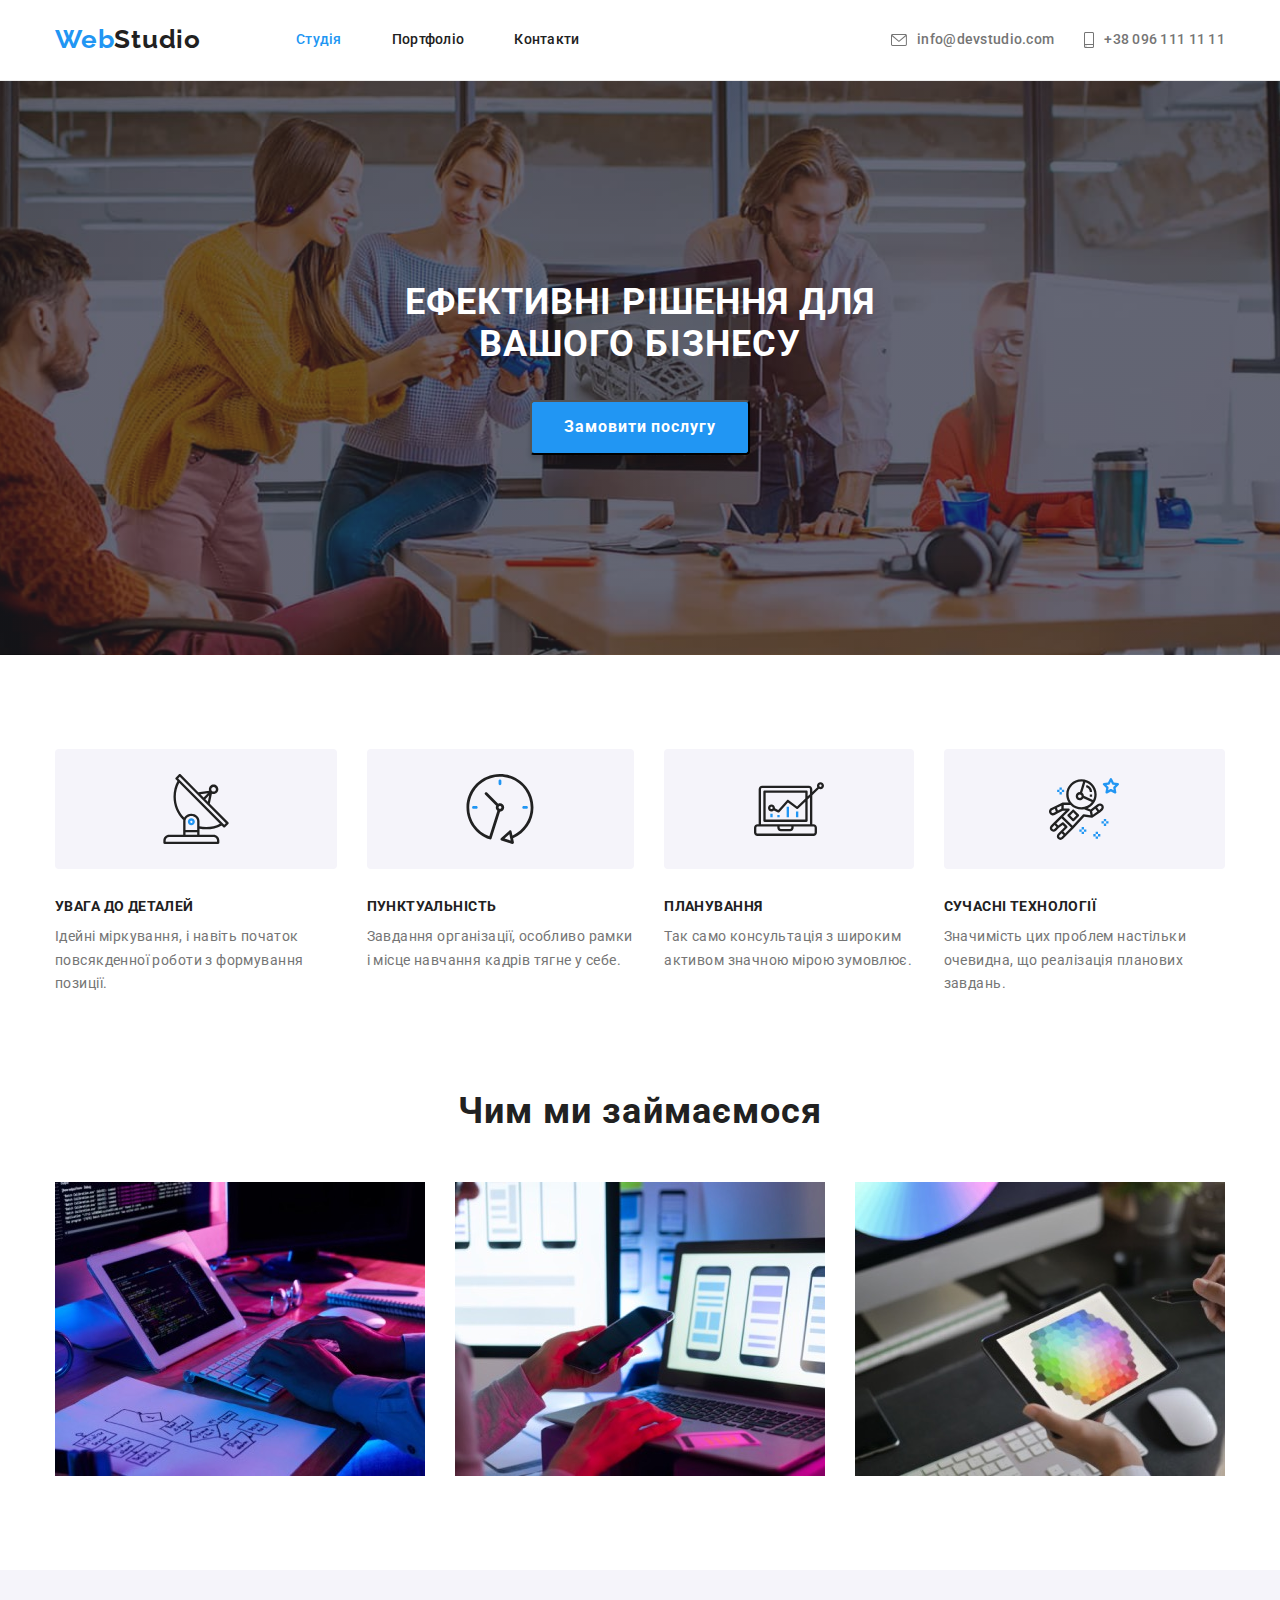
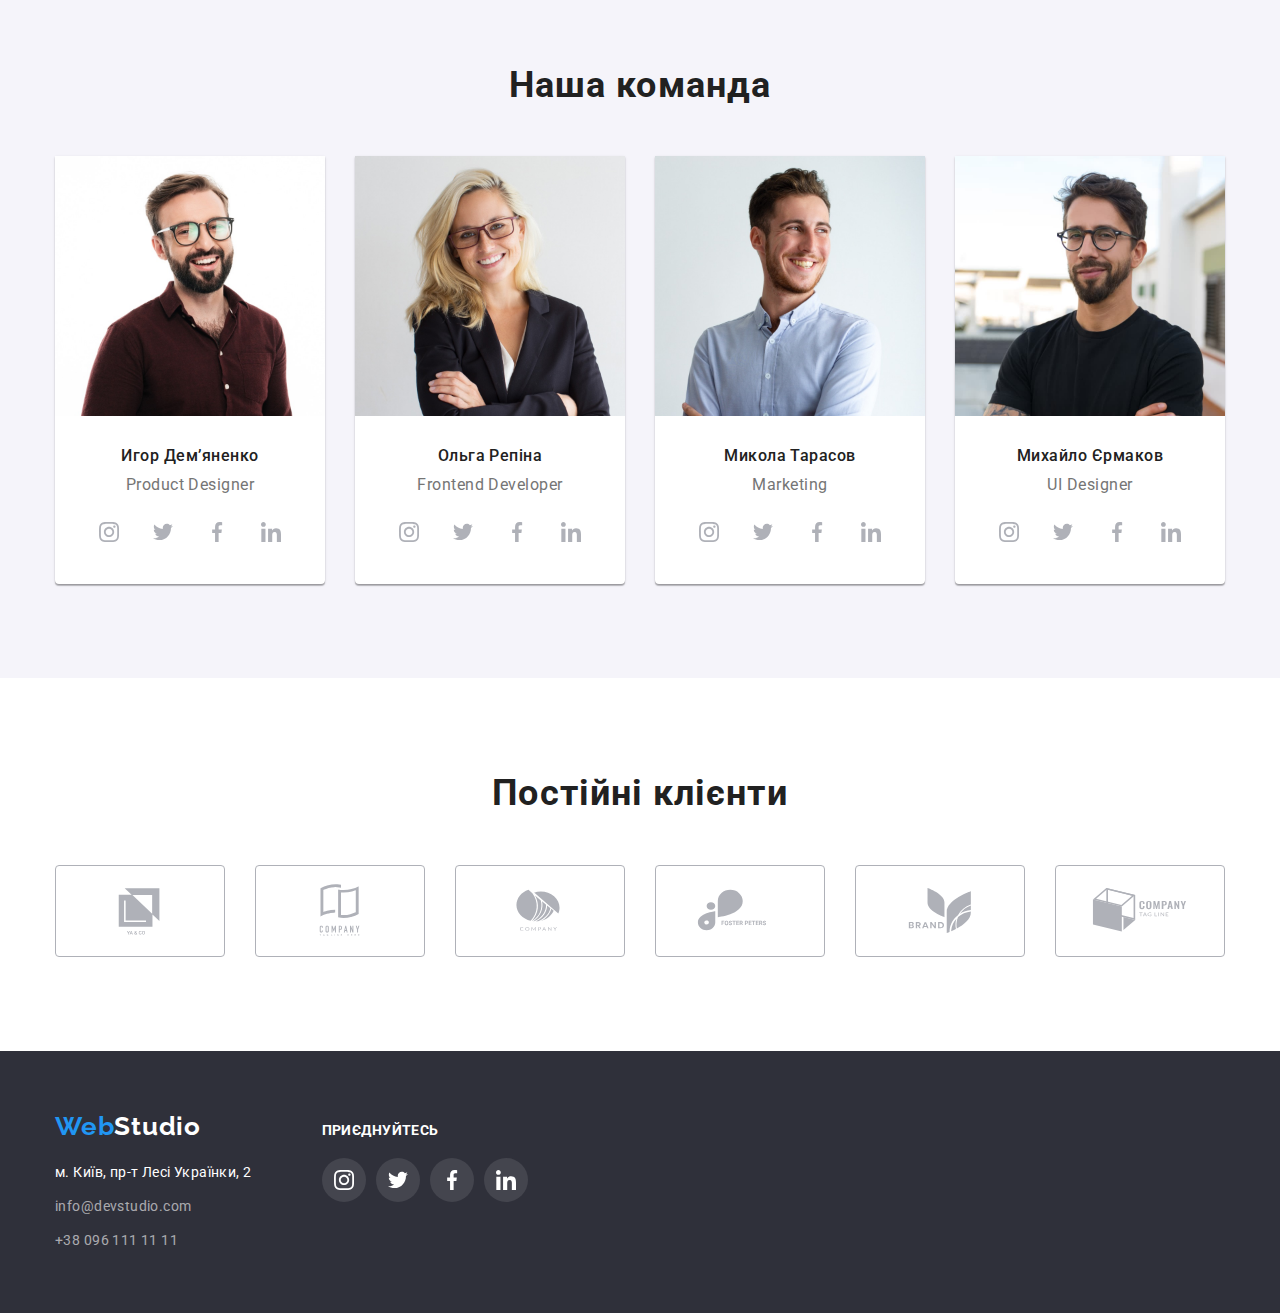
<file: index.html>
<!DOCTYPE html>
<html lang="en">

<head>
    <meta charset="UTF-8" />
    <meta http-equiv="X-UA-Compatible" content="IE=edge" />
    <meta name="viewport" content="width=device-width, initial-scale=1.0" />
    <link rel="preconnect" href="https://fonts.googleapis.com" />
    <link rel="preconnect" href="https://fonts.gstatic.com" crossorigin />
    <link href="https://fonts.googleapis.com/css2?family=Raleway:wght@700&family=Roboto:wght@400;500;700;900&display=swap" rel="stylesheet" />
    <title>WebStudio</title>
    <link rel="stylesheet" href="https://cdnjs.cloudflare.com/ajax/libs/modern-normalize/1.1.0/modern-normalize.min.css" />
    <link rel="stylesheet" href="./css/styles.css" />
</head>

<body>
    <!-- Header -->
    <header class="header">
        <!-- Navigation -->
        <div class="container nav-container">
            <nav class="nav">
                <a href="./index.html" class="logo-header link">
            Web<span class="logo-header-span">Studio</span>
          </a>
                <ul class="nav-list list">
                    <li class="nav-item">
                        <a href="./index.html" class="nav-link current link">Студія</a>
                    </li>
                    <li class="nav-item">
                        <a href="./portfolio.html" class="nav-link link">Портфоліо</a>
                    </li>
                    <li class="nav-item">
                        <a href="#" class="nav-link link">Контакти</a>
                    </li>
                </ul>
            </nav>

            <ul class="contact-nav list">
                <li class="contact-item">
                    <a href="mailto:info@devstudio.com" class="contact-link link">
                        <svg class="icon-header" width="16" height="12">
                <use href="./images/icons.svg#icon-envelope"></use>
              </svg> info@devstudio.com
                    </a>
                </li>
                <li class="contact-item">
                    <a href="tel:+380961111111" class="contact-link link">
                        <svg class="icon-header" width="10" height="16">
                <use href="./images/icons.svg#icon-smartphone"></use></svg
              >+38 096 111 11 11</a
            >
          </li>
        </ul>
      </div>
    </header>
    <!-- Main Content -->
    <main class="main">
      <!-- Section order service -->
      <section class="hero section">
        <div class="container">
          <h1 class="hero-title">
            Ефективні рішення для
            <br />
            вашого бізнесу
          </h1>
          <button class="btn-primary" type="button">Замовити послугу</button>
        </div>
      </section>
      <!-- Section Features -->
      <section class="main-features section">
        <div class="container">
          <h2 class="visually-hidden">Особливості</h2>

          <ul class="features-list list">
            <li class="feature-item">
              <div class="features-card">
                <div class="icon-thumb">
                  <svg class="icon-features" width="70" height="70">
                    <use href="./images/icons.svg#icon-antenna"></use>
                  </svg>
        </div>
        <h3 class="title">Увага до деталей</h3>
        <p class="text">
            Ідейні міркування, і навіть початок повсякденної роботи з формування позиції.
        </p>
        </div>
        </li>

        <li class="feature-item">
            <div class="features-card">
                <div class="icon-thumb">
                    <svg class="icon-features" width="70" height="70">
                    <use href="./images/icons.svg#icon-clock"></use>
                  </svg>
                </div>
                <h3 class="title">Пунктуальність</h3>
                <p class="text">
                    Завдання організації, особливо рамки і місце навчання кадрів тягне у себе.
                </p>
            </div>
        </li>

        <li class="feature-item">
            <div class="features-card">
                <div class="icon-thumb">
                    <svg class="icon-features" width="70" height="70">
                    <use href="./images/icons.svg#icon-diagram"></use>
                  </svg>
                </div>
                <h3 class="title">Планування</h3>
                <p class="text">Так само консультація з широким активом значною мірою зумовлює.</p>
            </div>
        </li>

        <li class="feature-item">
            <div class="features-card">
                <div class="icon-thumb">
                    <svg class="icon-features" width="70" height="70">
                    <use href="./images/icons.svg#icon-astronaut"></use>
                  </svg>
                </div>
                <h3 class="title">Сучасні технології</h3>
                <p class="text">
                    Значимість цих проблем настільки очевидна, що реалізація планових завдань.
                </p>
            </div>
        </li>
        </ul>
        </div>
        </section>
        <!-- Section what we do -->
        <section class="work section">
            <div class="container">
                <h2 class="work-title">Чим ми займаємося</h2>
                <ul class="work-list list">
                    <li class="work-item">
                        <img src="images/box1.jpg" alt="Розробка додатків" width="370" />
                    </li>
                    <li class="work-item">
                        <img src="images/box2.jpg" alt="Розробка мобільного додатку" width="370" />
                    </li>
                    <li class="work-item">
                        <img src="images/box3.jpg" alt="Розробка дизайну" width="370" />
                    </li>
                </ul>
            </div>
        </section>
        <!-- Our team -->
        <section class="our-team section">
            <div class="container">
                <h2 class="our-team-title">Наша команда</h2>
                <ul class="team-list list">
                    <li class="team-item">
                        <img src="images/img.jpg" alt="Фото Игорь Демьяненко" class="photo-team" width="270" />
                        <div class="team-wrap">
                            <h3 class="title">Игор Демʼяненко</h3>
                            <p lang="en" class="text">Product Designer</p>
                            <ul class="team-soc list">
                                <li class="team-soc-item">
                                    <a href="" class="team-soc-link link">
                                        <svg class="team-soc-icon" width="20" height="20">
                        <use href="./images/icons.svg#icon-instagram"></use>
                      </svg>
                                    </a>
                                </li>
                                <li class="team-soc-item">
                                    <a href="" class="team-soc-link link">
                                        <svg class="team-soc-icon" width="20" height="20">
                        <use href="./images/icons.svg#icon-twitter"></use>
                      </svg>
                                    </a>
                                </li>
                                <li class="team-soc-item">
                                    <a href="" class="team-soc-link link">
                                        <svg class="team-soc-icon" width="20" height="20">
                        <use href="./images/icons.svg#icon-facebook"></use>
                      </svg>
                                    </a>
                                </li>
                                <li class="team-soc-item">
                                    <a href="" class="team-soc-link link">
                                        <svg class="team-soc-icon" width="20" height="20">
                        <use href="./images/icons.svg#icon-linkedin"></use>
                      </svg>
                                    </a>
                                </li>
                            </ul>
                        </div>
                    </li>

                    <li class="team-item">
                        <img src="images/img1.jpg" alt="Фото Ольга Репина" class="photo-team" width="270" />
                        <div class="team-wrap">
                            <h3 class="title">Ольга Репіна</h3>
                            <p lang="en" class="text">Frontend Developer</p>
                            <ul class="team-soc list">
                                <li class="team-soc-item">
                                    <a href="" class="team-soc-link link">
                                        <svg class="team-soc-icon" width="20" height="20">
                        <use href="./images/icons.svg#icon-instagram"></use>
                      </svg>
                                    </a>
                                </li>
                                <li class="team-soc-item">
                                    <a href="" class="team-soc-link link">
                                        <svg class="team-soc-icon" width="20" height="20">
                        <use href="./images/icons.svg#icon-twitter"></use>
                      </svg>
                                    </a>
                                </li>
                                <li class="team-soc-item">
                                    <a href="" class="team-soc-link link">
                                        <svg class="team-soc-icon" width="20" height="20">
                        <use href="./images/icons.svg#icon-facebook"></use>
                      </svg>
                                    </a>
                                </li>
                                <li class="team-soc-item">
                                    <a href="" class="team-soc-link link">
                                        <svg class="team-soc-icon" width="20" height="20">
                        <use href="./images/icons.svg#icon-linkedin"></use>
                      </svg>
                                    </a>
                                </li>
                            </ul>
                        </div>
                    </li>

                    <li class="team-item">
                        <img src="images/img2.jpg" alt="Фото Николай Тарасов" class="photo-team" width="270" />
                        <div class="team-wrap">
                            <h3 class="title">Микола Тарасов</h3>
                            <p lang="en" class="text">Marketing</p>
                            <ul class="team-soc list">
                                <li class="team-soc-item">
                                    <a href="" class="team-soc-link link">
                                        <svg class="team-soc-icon" width="20" height="20">
                        <use href="./images/icons.svg#icon-instagram"></use>
                      </svg>
                                    </a>
                                </li>
                                <li class="team-soc-item">
                                    <a href="" class="team-soc-link link">
                                        <svg class="team-soc-icon" width="20" height="20">
                        <use href="./images/icons.svg#icon-twitter"></use>
                      </svg>
                                    </a>
                                </li>
                                <li class="team-soc-item">
                                    <a href="" class="team-soc-link link">
                                        <svg class="team-soc-icon" width="20" height="20">
                        <use href="./images/icons.svg#icon-facebook"></use>
                      </svg>
                                    </a>
                                </li>
                                <li class="team-soc-item">
                                    <a href="" class="team-soc-link link">
                                        <svg class="team-soc-icon" width="20" height="20">
                        <use href="./images/icons.svg#icon-linkedin"></use>
                      </svg>
                                    </a>
                                </li>
                            </ul>
                        </div>
                    </li>

                    <li class="team-item">
                        <img src="images/img3.jpg" alt="Фото Михаил Ермаков" class="photo-team" width="270" />
                        <div class="team-wrap">
                            <h3 class="title">Михайло Єрмаков</h3>
                            <p lang="en" class="text">UI Designer</p>
                            <ul class="team-soc list">
                                <li class="team-soc-item">
                                    <a href="" class="team-soc-link link">
                                        <svg class="team-soc-icon" width="20" height="20">
                        <use href="./images/icons.svg#icon-instagram"></use>
                      </svg>
                                    </a>
                                </li>
                                <li class="team-soc-item">
                                    <a href="" class="team-soc-link link">
                                        <svg class="team-soc-icon" width="20" height="20">
                        <use href="./images/icons.svg#icon-twitter"></use>
                      </svg>
                                    </a>
                                </li>
                                <li class="team-soc-item">
                                    <a href="" class="team-soc-link link">
                                        <svg class="team-soc-icon" width="20" height="20">
                        <use href="./images/icons.svg#icon-facebook"></use>
                      </svg>
                                    </a>
                                </li>
                                <li class="team-soc-item">
                                    <a href="" class="team-soc-link link">
                                        <svg class="team-soc-icon" width="20" height="20">
                        <use href="./images/icons.svg#icon-linkedin"></use>
                      </svg>
                                    </a>
                                </li>
                            </ul>
                        </div>
                    </li>
                </ul>
            </div>
        </section>
        <!-- Clients -->
        <section class="clients section">
            <div class="container">
                <h2 class="clients-title title">Постійні клієнти</h2>
                <ul class="clients-list list">
                    <li class="clients-list-item">
                        <a href="" class="clients-link link">
                            <svg class="icon-client" width="106" height="60">
                  <use href="./images/icons.svg#icon-client1"></use>
                </svg>
                        </a>
                    </li>
                    <li class="clients-list-item">
                        <a href="" class="clients-link link">
                            <svg class="icon-client" width="106" height="60">
                  <use href="./images/icons.svg#icon-client2"></use>
                </svg>
                        </a>
                    </li>
                    <li class="clients-list-item">
                        <a href="" class="clients-link link">
                            <svg class="icon-client" width="106" height="60">
                  <use href="./images/icons.svg#icon-client3"></use>
                </svg>
                        </a>
                    </li>
                    <li class="clients-list-item">
                        <a href="" class="clients-link link">
                            <svg class="icon-client" width="106" height="60">
                  <use href="./images/icons.svg#icon-client4"></use>
                </svg>
                        </a>
                    </li>
                    <li class="clients-list-item">
                        <a href="" class="clients-link link">
                            <svg class="icon-client" width="106" height="60">
                  <use href="./images/icons.svg#icon-client5"></use>
                </svg>
                        </a>
                    </li>
                    <li class="clients-list-item">
                        <a href="" class="clients-link link">
                            <svg class="icon-client" width="106" height="60">
                  <use href="./images/icons.svg#icon-client6"></use>
                </svg>
                        </a>
                    </li>
                </ul>
            </div>
        </section>
        </main>
        <!-- Footer -->
        <footer class="footer">
            <div class="container">
                <div class="footer-wrap">
                    <div class="adress-wrap">
                        <address class="address">
              <a href="./index.html" class="logo-footer link"
                >Web<span class="logo-footer-span">Studio</span>
              </a>
              <ul class="contacts list">
                <li class="contacts-item">
                  <a
                    href="https://goo.gl/maps/u7yBzn2zctHJCY1Q6"
                    target="_blank"
                    class="post-address link"
                    rel="noreferrer noopener nofollow "
                  >
                    м. Київ, пр-т Лесі Українки, 2
                  </a>
                </li>
                <li class="contacts-item">
                  <a href="mailto:info@devstudio.com " class="contact-item-link link">
                    info@devstudio.com
                  </a>
                </li>
                <li class="contacts-item">
                  <a href="tel:+380961111111" class="contact-item-link link">+38 096 111 11 11</a>
                </li>
              </ul>
            </address>
                    </div>
                    <div class="footer-soc-wrap">
                        <h2 class="footer-soc-title title">Приєднуйтесь</h2>
                        <ul class="footer-soc list">
                            <li class="footer-soc-item">
                                <a href="" class="footer-soc-link link">
                                    <svg class="footer-soc-icon" width="20" height="20">
                    <use href="./images/icons.svg#icon-instagram"></use>
                  </svg>
                                </a>
                            </li>
                            <li class="footer-soc-item">
                                <a href="" class="footer-soc-link link">
                                    <svg class="footer-soc-icon" width="20" height="20">
                    <use href="./images/icons.svg#icon-twitter"></use>
                  </svg>
                                </a>
                            </li>
                            <li class="footer-soc-item">
                                <a href="" class="footer-soc-link link">
                                    <svg class="footer-soc-icon" width="20" height="20">
                    <use href="./images/icons.svg#icon-facebook"></use>
                  </svg>
                                </a>
                            </li>
                            <li class="footer-soc-item">
                                <a href="" class="footer-soc-link link">
                                    <svg class="footer-soc-icon" width="20" height="20">
                    <use href="./images/icons.svg#icon-linkedin"></use>
                  </svg>
                                </a>
                            </li>
                        </ul>
                    </div>
                </div>
            </div>
        </footer>
</body>

</html>
</file>
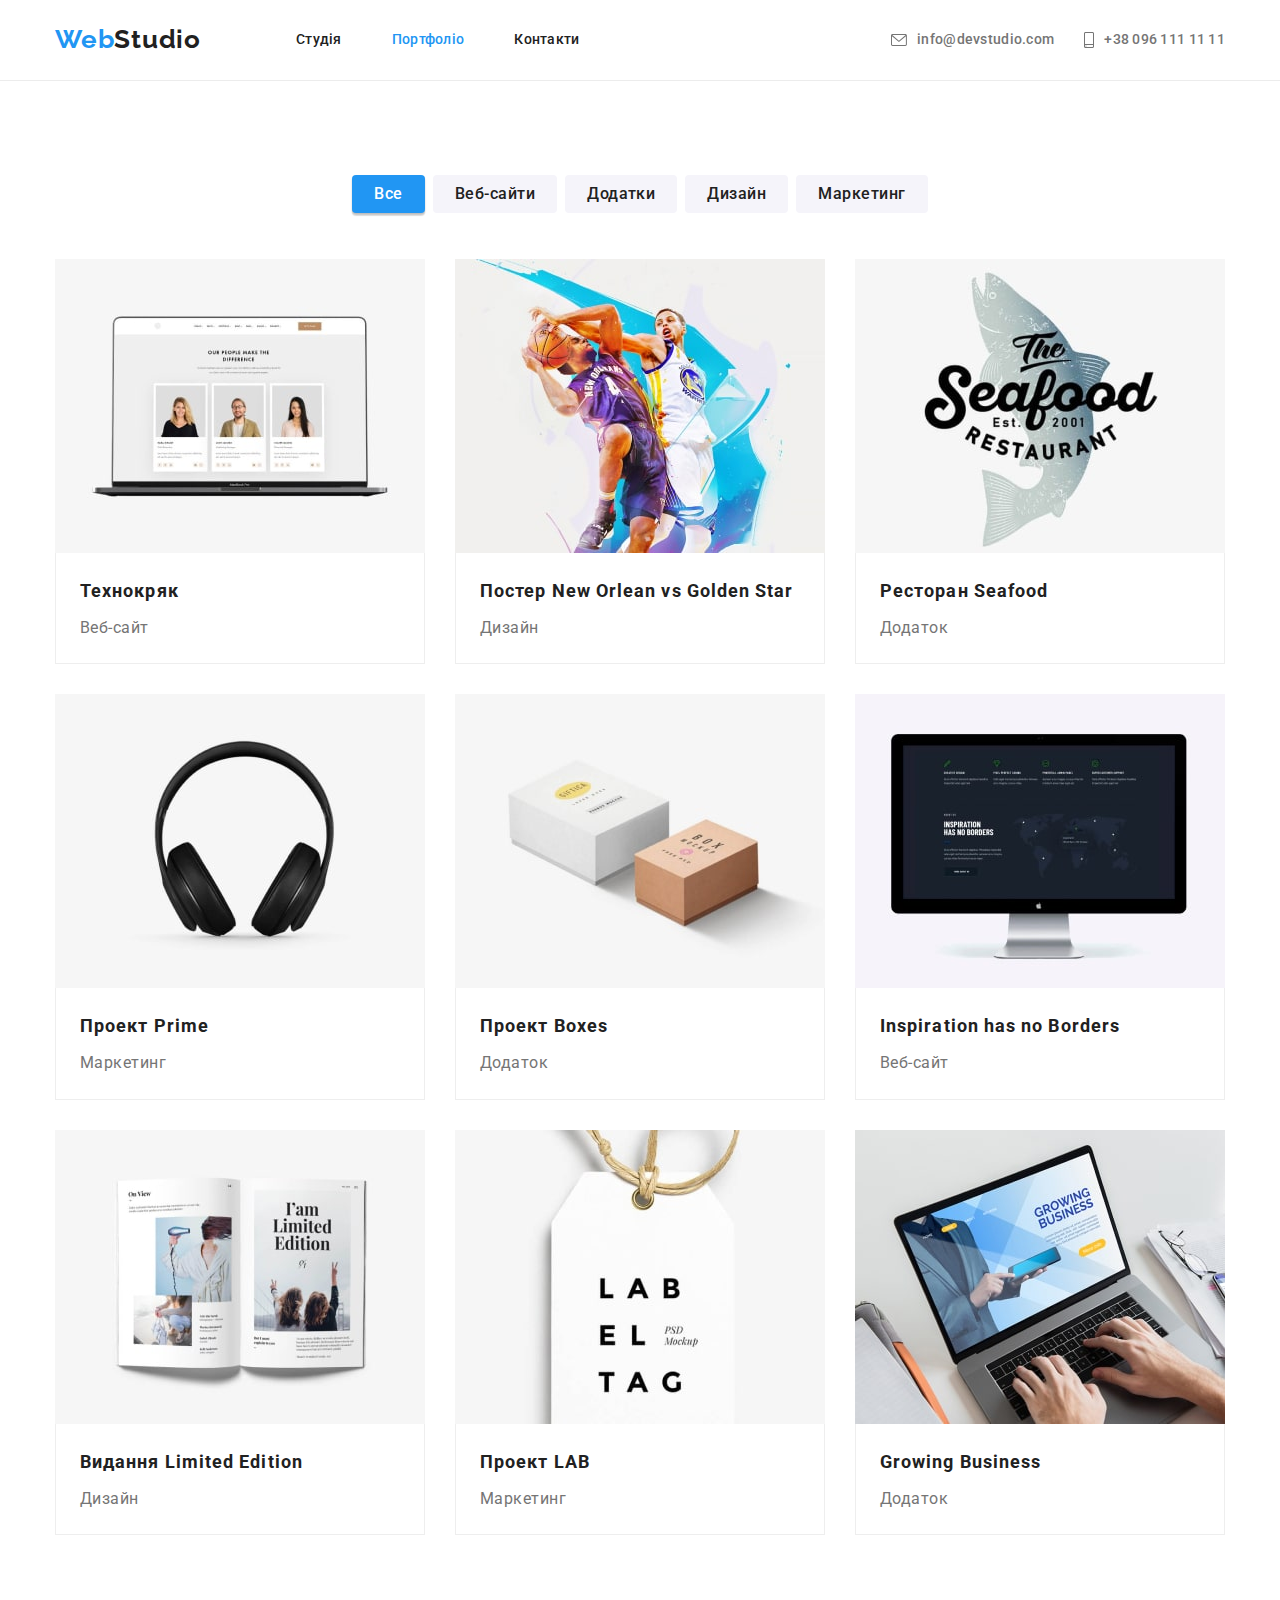
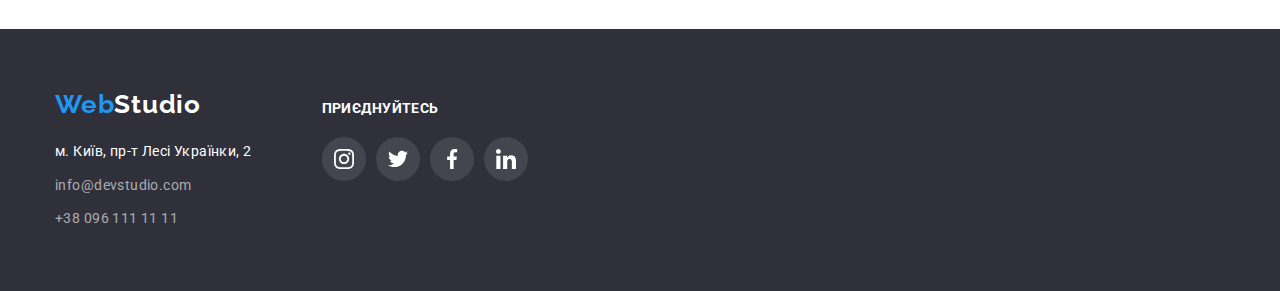
<file: portfolio.html>
<!DOCTYPE html>
<html lang="en">

<head>
    <meta charset="UTF-8" />
    <meta http-equiv="X-UA-Compatible" content="IE=edge" />
    <meta name="viewport" content="width=device-width, initial-scale=1.0" />
    <link rel="preconnect" href="https://fonts.googleapis.com" />
    <link rel="preconnect" href="https://fonts.gstatic.com" crossorigin />
    <link href="https://fonts.googleapis.com/css2?family=Raleway:wght@700&family=Roboto:wght@400;500;700;900&display=swap" rel="stylesheet" />
    <title>WebStudio-Portfolio</title>
    <link rel="stylesheet" href="https://cdnjs.cloudflare.com/ajax/libs/modern-normalize/1.1.0/modern-normalize.min.css" />

    <link rel="stylesheet" href="./css/styles.css" />
</head>

<body>
    <!-- Header -->
    <header class="header">
        <!-- Navigation -->
        <div class="container nav-container">
            <nav class="nav">
                <a href="./index.html" class="logo-header link">
            Web<span class="logo-header-span">Studio</span>
          </a>
                <ul class="nav-list list">
                    <li class="nav-item">
                        <a href="./index.html" class="nav-link link">Студія</a>
                    </li>
                    <li class="nav-item">
                        <a href="./portfolio.html" class="nav-link current link">Портфоліо</a>
                    </li>
                    <li class="nav-item">
                        <a href="#" class="nav-link link">Контакти</a>
                    </li>
                </ul>
            </nav>

            <ul class="contact-nav list">
                <li class="contact-item">
                    <a href="mailto:info@devstudio.com" class="contact-link link">
                        <svg class="icon-header" width="16" height="12">
                <use href="./images/icons.svg#icon-envelope"></use>
              </svg> info@devstudio.com
                    </a>
                </li>
                <li class="contact-item">
                    <a href="tel:+380961111111" class="contact-link link">
                        <svg class="icon-header" width="10" height="16">
                <use href="./images/icons.svg#icon-smartphone"></use></svg
              >+38 096 111 11 11</a
            >
          </li>
        </ul>
      </div>
    </header>
    <!-- Main Content -->
    <main class="portfolio-main">
      <section class="portfolio section">
        <div class="container">
          <h1 class="visually-hidden">Портфоліо</h1>
          <ul class="filters list">
            <li class="filters-item">
              <button type="button" class="portfolio-btn current-btn">Все</button>
            </li>
            <li class="filters-item">
              <button type="button" class="portfolio-btn">Веб-сайти</button>
            </li>
            <li class="filters-item">
              <button type="button" class="portfolio-btn">Додатки</button>
            </li>
            <li class="filters-item">
              <button type="button" class="portfolio-btn">Дизайн</button>
            </li>
            <li class="filters-item">
              <button type="button" class="portfolio-btn">Маркетинг</button>
            </li>
          </ul>

          <ul class="projects list">
            <li class="projects-item">
              <a href="" class="project-link link">
                <img
                  src="./images/portfolio-img-1.jpg"
                  alt="Пример веб-сайта"
                  class="projects-photo"
                  width="370"
                  height="294"
                />
                <div class="item-wrap">
                  <h2 class="title">Технокряк</h2>
                  <p class="text">Веб-сайт</p>
                </div>
              </a>
            </li>
            <li class="projects-item">
              <a href="" class="project-link link">
                <img
                  src="./images/portfolio-img-2.jpg"
                  alt="Баскетбольный постер"
                  class="projects-photo"
                  width="370"
                  height="294"
                />
                <div class="item-wrap">
                  <h2 class="title">Постер New Orlean vs Golden Star</h2>
                  <p class="text">Дизайн</p>
                </div>
              </a>
            </li>
            <li class="projects-item">
              <a href="" class="project-link link">
                <img
                  src="./images/portfolio-img-3.jpg"
                  alt="Лого ресторана Seafood"
                  class="projects-photo"
                  width="370"
                  height="294"
                />
                <div class="item-wrap">
                  <h2 class="title">Ресторан Seafood</h2>
                  <p class="text">Додаток</p>
                </div>
              </a>
            </li>
            <li class="projects-item">
              <a href="" class="project-link link">
                <img
                  src="./images/portfolio-img-4.jpg"
                  alt="Фото наушников"
                  class="projects-photo"
                  width="370"
                  height="294"
                />
                <div class="item-wrap">
                  <h2 class="title">Проект Prime</h2>
                  <p class="text">Маркетинг</p>
                </div>
              </a>
            </li>
            <li class="projects-item">
              <a href="" class="project-link link">
                <img
                  src="./images/portfolio-img-5.jpg"
                  alt="Фото коробок"
                  class="projects-photo"
                  width="370"
                  height="294"
                />
                <div class="item-wrap">
                  <h2 class="title">Проект Boxes</h2>
                  <p class="text">Додаток</p>
                </div>
              </a>
            </li>
            <li class="projects-item">
              <a href="" class="project-link link">
                <img
                  src="./images/portfolio-img-6.jpg"
                  alt="Монитор с открытым сайтом"
                  class="projects-photo"
                  width="370"
                  height="294"
                />
                <div class="item-wrap">
                  <h2 class="title">Inspiration has no Borders</h2>
                  <p class="text">Веб-сайт</p>
                </div>
              </a>
            </li>
            <li class="projects-item">
              <a href="" class="project-link link">
                <img
                  src="./images/portfolio-img-7.jpg"
                  alt="Фото открытого журнала"
                  class="projects-photo"
                  width="370"
                  height="294"
                />
                <div class="item-wrap">
                  <h2 class="title">Видання Limited Edition</h2>
                  <p class="text">Дизайн</p>
                </div>
              </a>
            </li>
            <li class="projects-item">
              <a href="" class="project-link link">
                <img
                  src="./images/portfolio-img-8.jpg"
                  alt="Бумажный ценник"
                  class="projects-photo"
                  width="370"
                  height="294"
                />
                <div class="item-wrap">
                  <h2 class="title">Проект LAB</h2>
                  <p class="text">Маркетинг</p>
                </div>
              </a>
            </li>
            <li class="projects-item">
              <a href="" class="project-link link">
                <img
                  src="./images/portfolio-img-9.jpg"
                  alt="Мужские руки и ноутбук"
                  class="projects-photo"
                  width="370"
                  height="294"
                />
                <div class="item-wrap">
                  <h2 class="title">Growing Business</h2>
                  <p class="text">Додаток</p>
                </div>
              </a>
            </li>
          </ul>
        </div>
      </section>
    </main>
    <!-- Footer -->
    <footer class="footer">
      <div class="container">
        <div class="footer-wrap">
          <div class="adress-wrap">
            <address class="address">
              <a href="./index.html" class="logo-footer link"
                >Web<span class="logo-footer-span">Studio</span>
              </a>
              <ul class="contacts list">
                <li class="contacts-item">
                  <a
                    href="https://goo.gl/maps/u7yBzn2zctHJCY1Q6"
                    target="_blank"
                    class="post-address link"
                    rel="noreferrer noopener nofollow "
                  >
                    м. Київ, пр-т Лесі Українки, 2
                  </a>
                </li>
                <li class="contacts-item">
                  <a href="mailto:info@devstudio.com " class="contact-item-link link">
                    info@devstudio.com
                  </a>
                </li>
                <li class="contacts-item">
                  <a href="tel:+380961111111" class="contact-item-link link">+38 096 111 11 11</a>
                </li>
              </ul>
            </address>
          </div>
          <div class="footer-soc-wrap">
            <h2 class="footer-soc-title title">Приєднуйтесь</h2>
            <ul class="footer-soc list">
              <li class="footer-soc-item">
                <a href="" class="footer-soc-link link">
                  <svg class="footer-soc-icon" width="20" height="20">
                    <use href="./images/icons.svg#icon-instagram"></use>
                  </svg>
                    </a>
                </li>
                <li class="footer-soc-item">
                    <a href="" class="footer-soc-link link">
                        <svg class="footer-soc-icon" width="20" height="20">
                    <use href="./images/icons.svg#icon-twitter"></use>
                  </svg>
                    </a>
                </li>
                <li class="footer-soc-item">
                    <a href="" class="footer-soc-link link">
                        <svg class="footer-soc-icon" width="20" height="20">
                    <use href="./images/icons.svg#icon-facebook"></use>
                  </svg>
                    </a>
                </li>
                <li class="footer-soc-item">
                    <a href="" class="footer-soc-link link">
                        <svg class="footer-soc-icon" width="20" height="20">
                    <use href="./images/icons.svg#icon-linkedin"></use>
                  </svg>
                    </a>
                </li>
            </ul>
        </div>
        </div>
        </div>
        </footer>
</body>

</html>
</file>
<file: css/styles.css>
:root {
    --brand-color: #2196f3;
    --btn-hover: #188ce8;
    --main-color: #212121;
    --second-color: #757575;
    --accent-color: #ffffff;
    --background: #2f303a;
    --foot-color: rgba(255, 255, 255, 0.6);
    --portfolio-bcg-color: #f5f4fa;
    --icon-social-color: #afb1b8;
}

body {
    font-family: "Roboto", sans-serif;
    font-style: normal;
    font-size: 14px;
    color: var(--main-color);
}

h1,
h2,
h3,
h4,
h5,
h6,
p {
    margin-top: 0;
    margin-bottom: 0;
}

ul,
ol {
    margin: 0;
    padding-left: 0;
}

img {
    display: block;
    max-width: 100%;
    height: auto;
}

.link {
    text-decoration: none;
    padding: 0;
}

.list {
    list-style: none;
}

.section {
    padding-top: 94px;
    padding-bottom: 94px;
}


/* Header */

.header {
    border-bottom: 1px solid #ececec;
}

.container {
    width: 100%;
    max-width: 1200px;
    padding-left: 15px;
    padding-right: 15px;
    margin-left: auto;
    margin-right: auto;
}

.logo-header {
    font-family: "Raleway", sans-serif;
    font-style: Bold;
    font-weight: 700;
    font-size: 26px;
    line-height: 1.2;
    letter-spacing: 0.03em;
    color: var(--brand-color);
    padding: 24px 0 25px;
}

.logo-header-span {
    color: var(--main-color);
}

.nav-container {
    display: flex;
    align-items: center;
}

.nav {
    display: flex;
    align-items: center;
}

.nav-list {
    font-weight: 500;
    line-height: 1.14;
    letter-spacing: 0.02em;
    margin-left: 95px;
    display: flex;
    gap: 50px;
}

.nav-list .nav-item:last-child {
    margin-right: 0;
}

.contact-nav {
    margin-left: auto;
    display: flex;
    justify-content: space-between;
    gap: 30px;
}

.contact-link {
    font-weight: 500;
    line-height: 1.14;
    letter-spacing: 0.02em;
    color: var(--second-color);
    display: flex;
    align-items: center;
    padding: 10px 0;
}

.icon-header {
    margin-right: 10px;
    fill: currentColor;
}

.nav-link {
    color: var(--main-color);
    display: inline-block;
    padding: 10px 0;
}

.current {
    color: var(--brand-color);
}

.nav-link:hover,
.contact-link:hover,
.contact-item-link:hover,
.post-address:hover,
.nav-link:focus,
.contact-link:focus,
.contact-item-link:focus,
.post-address:focus {
    color: var(--brand-color);
}


/* Main */

.hero {
    max-width: 1600px;
    margin: 0 auto;
    background-image: linear-gradient(rgba(47, 48, 58, 0.4), rgba(47, 48, 58, 0.4)), url(../images/main-section-Img.jpg);
    background-repeat: no-repeat;
    background-size: cover;
    background-position: center;
    text-align: center;
    padding: 200px 0;
}

.hero-title {
    margin-bottom: 35px;
    font-weight: 900;
    font-size: 44px;
    line-height: 1.36;
    text-align: center;
    letter-spacing: 0.06em;
    text-transform: uppercase;
    color: var(--accent-color);
}

.btn-primary {
    background: var(--brand-color);
    box-shadow: 0px 4px 4px rgba(0, 0, 0, 0.15);
    border-radius: 4px;
    font-family: inherit;
    font-style: normal;
    font-weight: 700;
    font-size: 16px;
    line-height: 1.9;
    text-align: center;
    letter-spacing: 0.06em;
    color: var(--accent-color);
    padding: 10px 32px;
}

.btn-primary:hover,
.btn-primary:focus {
    background-color: var(--btn-hover);
}


/* Features */

.features-list {
    display: flex;
    gap: 30px;
}

.visually-hidden {
    position: absolute;
    width: 1px;
    height: 1px;
    margin: -1px;
    border: 0;
    padding: 0;
    white-space: nowrap;
    clip-path: inset(100%);
    clip: rect(0 0 0 0);
    overflow: hidden;
}

.icon-thumb {
    display: flex;
    justify-content: center;
    align-items: center;
    height: 120px;
    margin-bottom: 30px;
    background: #f5f4fa;
    border-radius: 4px;
}

.features-list .title {
    font-size: 14px;
    font-weight: 700;
    line-height: 1.14;
    letter-spacing: 0.03em;
    text-transform: uppercase;
    margin-bottom: 10px;
}

.features-list .text {
    font-weight: 400;
    line-height: 1.7;
    letter-spacing: 0.03em;
    color: var(--second-color);
}


/* What we do */

.work {
    padding-top: 0;
}

.work-title {
    margin-bottom: 50px;
}

.work-list {
    display: flex;
    justify-content: center;
    gap: 30px;
}


/* Our team */

.our-team {
    background-color: var(--portfolio-bcg-color);
}

.our-team-title {
    margin-bottom: 50px;
}

.team-list {
    display: flex;
    gap: 30px;
}

.team-item {
    /* margin-right: auto; */
    background: #ffffff;
    box-shadow: 0px 1px 3px rgba(0, 0, 0, 0.12), 0px 1px 1px rgba(0, 0, 0, 0.14), 0px 2px 1px rgba(0, 0, 0, 0.2);
    border-radius: 0px 0px 4px 4px;
}

.work-title,
.hero-title,
.our-team-title,
.clients-title {
    font-weight: 700;
    font-size: 36px;
    line-height: 1.17;
    text-align: center;
    letter-spacing: 0.03em;
}

.team-wrap {
    padding: 30px 32px;
}

.team-list .title {
    font-weight: 500;
    font-size: 16px;
    line-height: 1.19;
    text-align: center;
    letter-spacing: 0.03em;
    margin-bottom: 10px;
}

.team-list .text {
    font-weight: 400;
    font-size: 16px;
    line-height: 1.19;
    text-align: center;
    letter-spacing: 0.03em;
    color: var(--second-color);
    margin-bottom: 16px;
}

.team-soc {
    display: flex;
    justify-content: center;
    gap: 10px;
}

.team-soc-link {
    width: 44px;
    height: 44px;
    border-radius: 50%;
    background-color: var(--accent-color);
    display: flex;
    align-items: center;
    justify-content: center;
    color: var(--icon-social-color);
}

.team-soc-icon {
    fill: currentColor;
}

.team-soc-link:hover {
    background-color: var(--brand-color);
    color: var(--accent-color);
}


/* Clients */

.clients-list {
    display: flex;
    gap: 30px;
    justify-content: center;
    margin-top: 50px;
}

.clients-link {
    width: 170px;
    height: 92px;
    border: 1px solid var(--icon-social-color);
    border-radius: 4px;
    color: var(--icon-social-color);
    display: flex;
    align-items: center;
    justify-content: center;
}

.icon-client {
    fill: currentColor;
}

.clients-link:hover,
.client-link:focus {
    color: var(--brand-color);
    border: 1px solid var(--brand-color);
}


/* Footer */

.footer {
    padding: 60px 0;
    background-color: var(--background);
}

.address {
    font-style: normal;
}

.logo-footer {
    font-family: "Raleway", sans-serif;
    font-weight: 700;
    font-size: 26px;
    line-height: 1.19;
    letter-spacing: 0.03em;
    color: var(--brand-color);
    padding: 0;
}

.logo-footer-span {
    color: var(--accent-color);
}

.contacts {
    margin-top: 20px;
}

.contacts .contacts-item {
    margin-bottom: 10px;
}

.contacts .contacts-item:last-child {
    margin-bottom: 0;
}

.post-address {
    font-weight: 400;
    line-height: 1.7;
    letter-spacing: 0.03em;
    color: var(--accent-color);
    padding: 0;
}

.contact-item-link {
    font-weight: 400;
    line-height: 1.7;
    letter-spacing: 0.03em;
    color: var(--foot-color);
    padding: 0;
}

.footer-soc-title {
    font-weight: 700;
    font-size: 14px;
    line-height: 1.14;
    letter-spacing: 0.03em;
    text-transform: uppercase;
    color: var(--accent-color);
    margin-bottom: 20px;
}

.footer-soc {
    display: flex;
    gap: 10px;
}

.footer-soc-link {
    width: 44px;
    height: 44px;
    border-radius: 50%;
    background-color: rgba(255, 255, 255, 0.1);
    display: flex;
    align-items: center;
    justify-content: center;
    color: var(--accent-color);
}

.footer-soc-icon {
    fill: currentColor;
}

.footer-soc-link:hover,
.footer-soc-link:focus {
    background-color: var(--brand-color);
}

.footer-soc-wrap {
    margin-top: 12px;
}

.footer-wrap {
    display: flex;
    gap: 70px;
}


/* portfolio css */

.filters {
    display: flex;
    justify-content: center;
    margin-bottom: 46px;
    gap: 8px;
}

.portfolio-btn {
    color: var(--main-color);
    background-color: var(--portfolio-bcg-color);
    border-radius: 4px;
    border-style: none;
    font-family: inherit;
    font-style: normal;
    font-weight: 500;
    font-size: 16px;
    line-height: 1.6;
    text-align: center;
    letter-spacing: 0.03em;
    cursor: pointer;
    padding: 6px 22px;
}

.portfolio-btn:hover,
.portfolio-btn:focus,
.current-btn {
    background-color: var(--brand-color);
    color: var(--accent-color);
    box-shadow: 0px 3px 1px rgba(0, 0, 0, 0.1), 0px 1px 2px rgba(0, 0, 0, 0.08), 0px 2px 2px rgba(0, 0, 0, 0.12);
}

.projects .title {
    font-weight: 700;
    font-size: 18px;
    line-height: 2;
    letter-spacing: 0.06em;
    margin-bottom: 4px;
    color: var(--main-color);
}

.projects .text {
    font-weight: 400;
    font-size: 16px;
    line-height: 1.9;
    letter-spacing: 0.03em;
    color: var(--second-color);
}

.projects {
    display: flex;
    flex-wrap: wrap;
    gap: 30px;
}

.projects>.projects-item {
    width: calc((100% - 60px) / 3);
}

.item-wrap {
    border-bottom: 1px solid #eeeeee;
    border-left: 1px solid #eeeeee;
    border-right: 1px solid #eeeeee;
    padding: 20px 24px;
}

.project-link {
    display: block;
    padding: 0;
}

.project-link:hover,
.project-link:focus {
    box-shadow: 0px 1px 1px rgba(0, 0, 0, 0.12), 0px 4px 4px rgba(0, 0, 0, 0.06), 1px 4px 6px rgba(0, 0, 0, 0.16);
}
</file>
